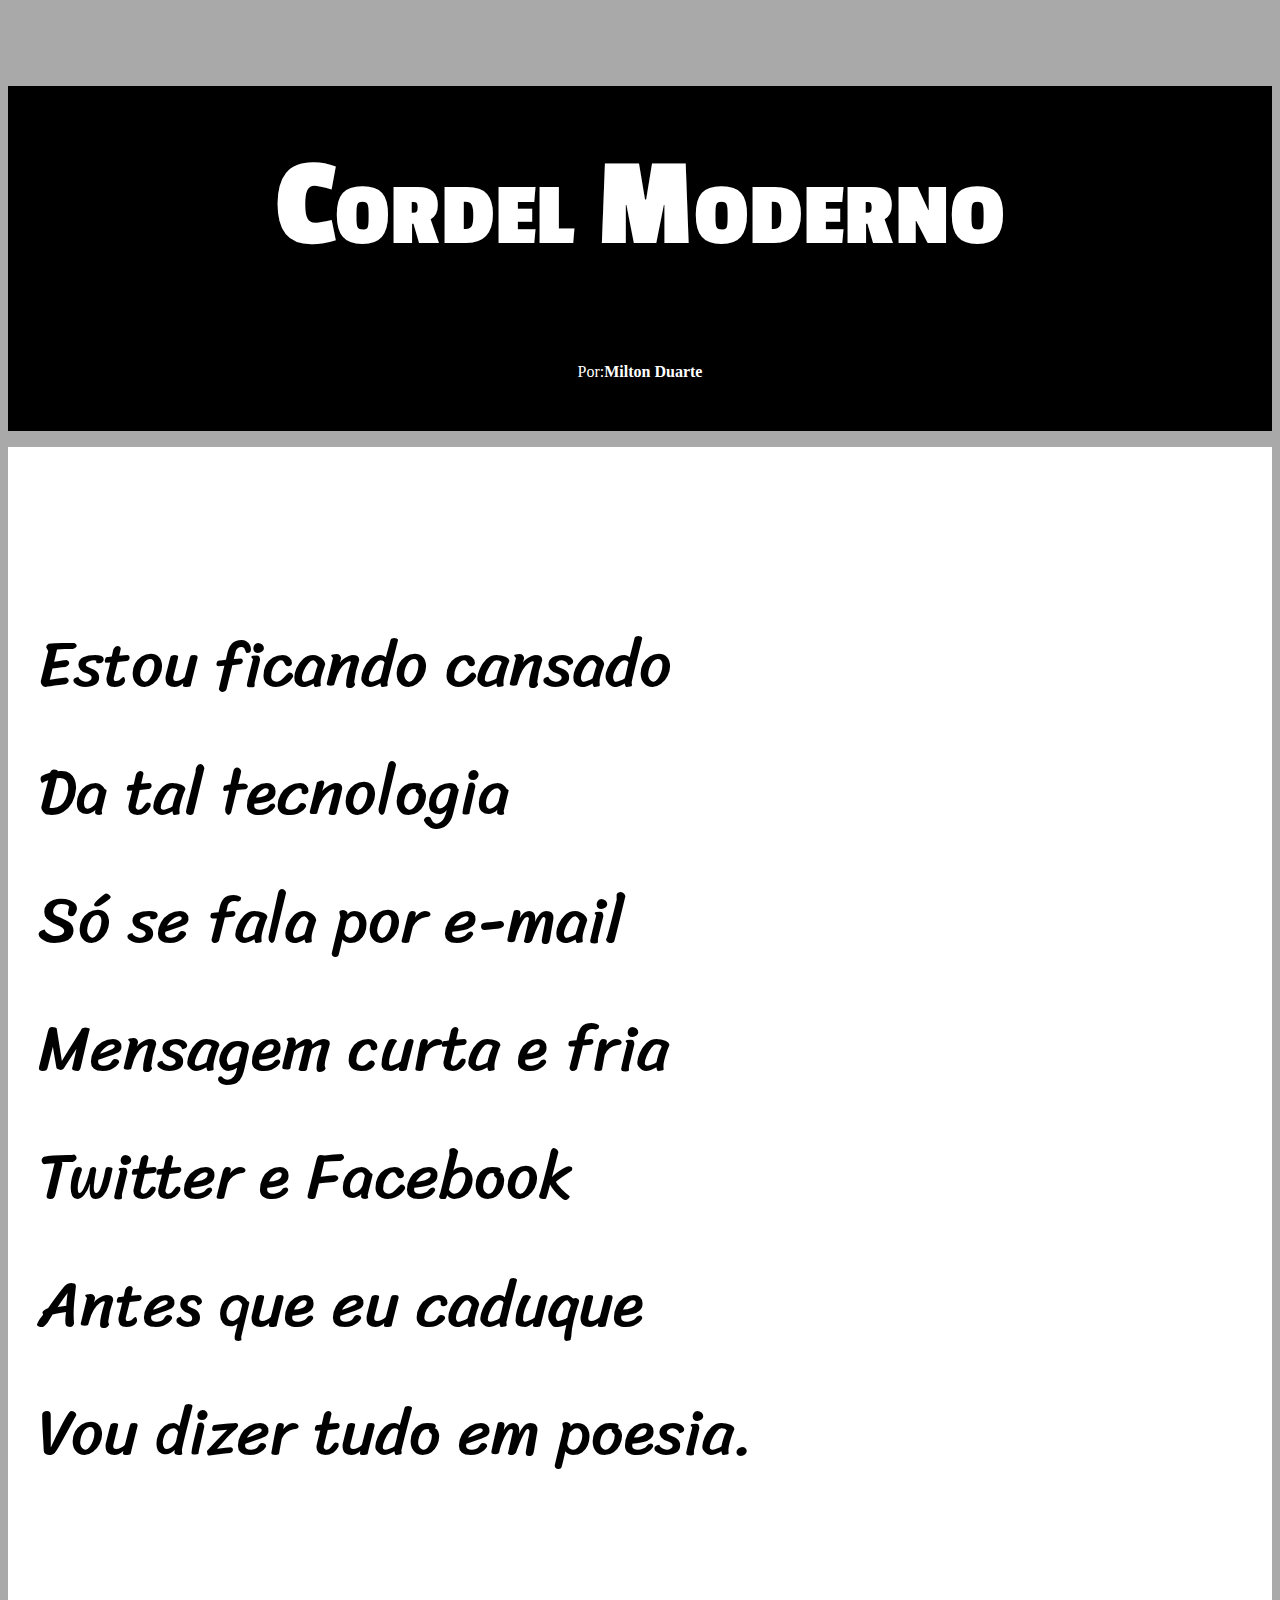
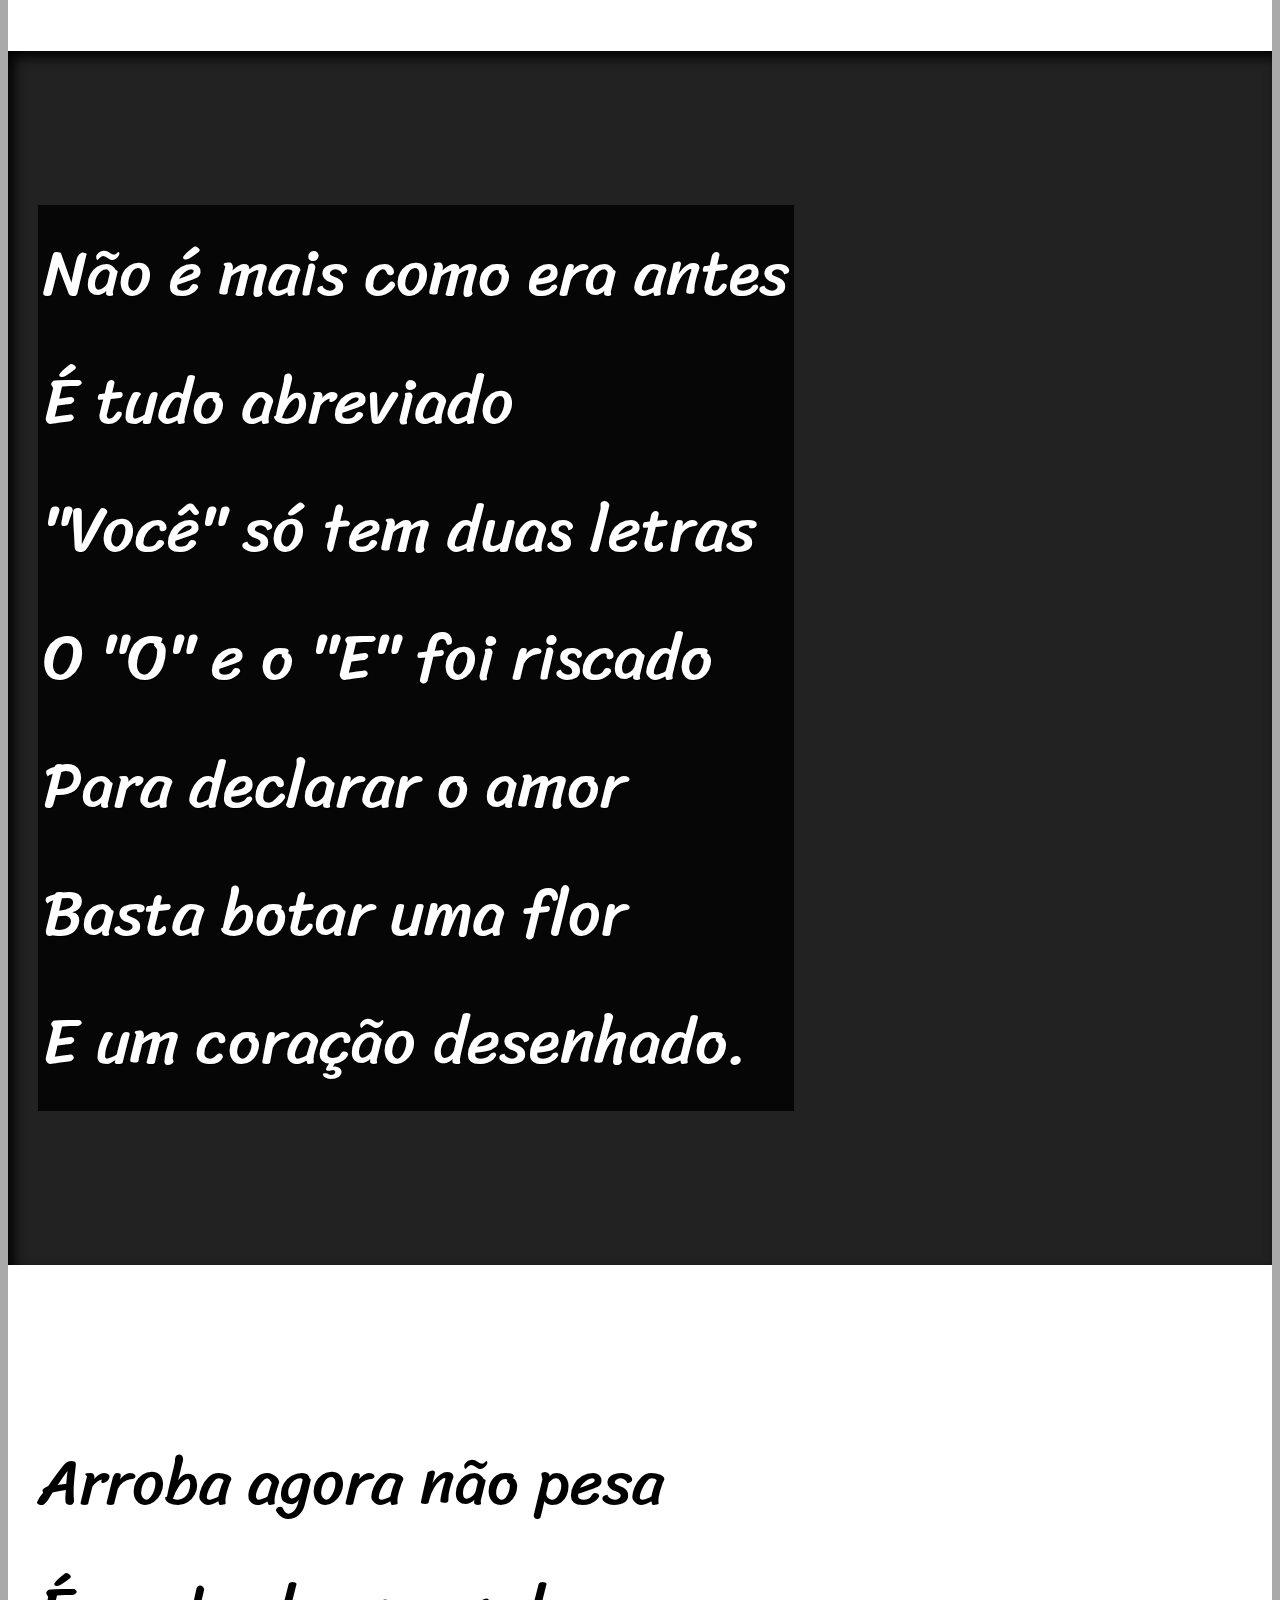
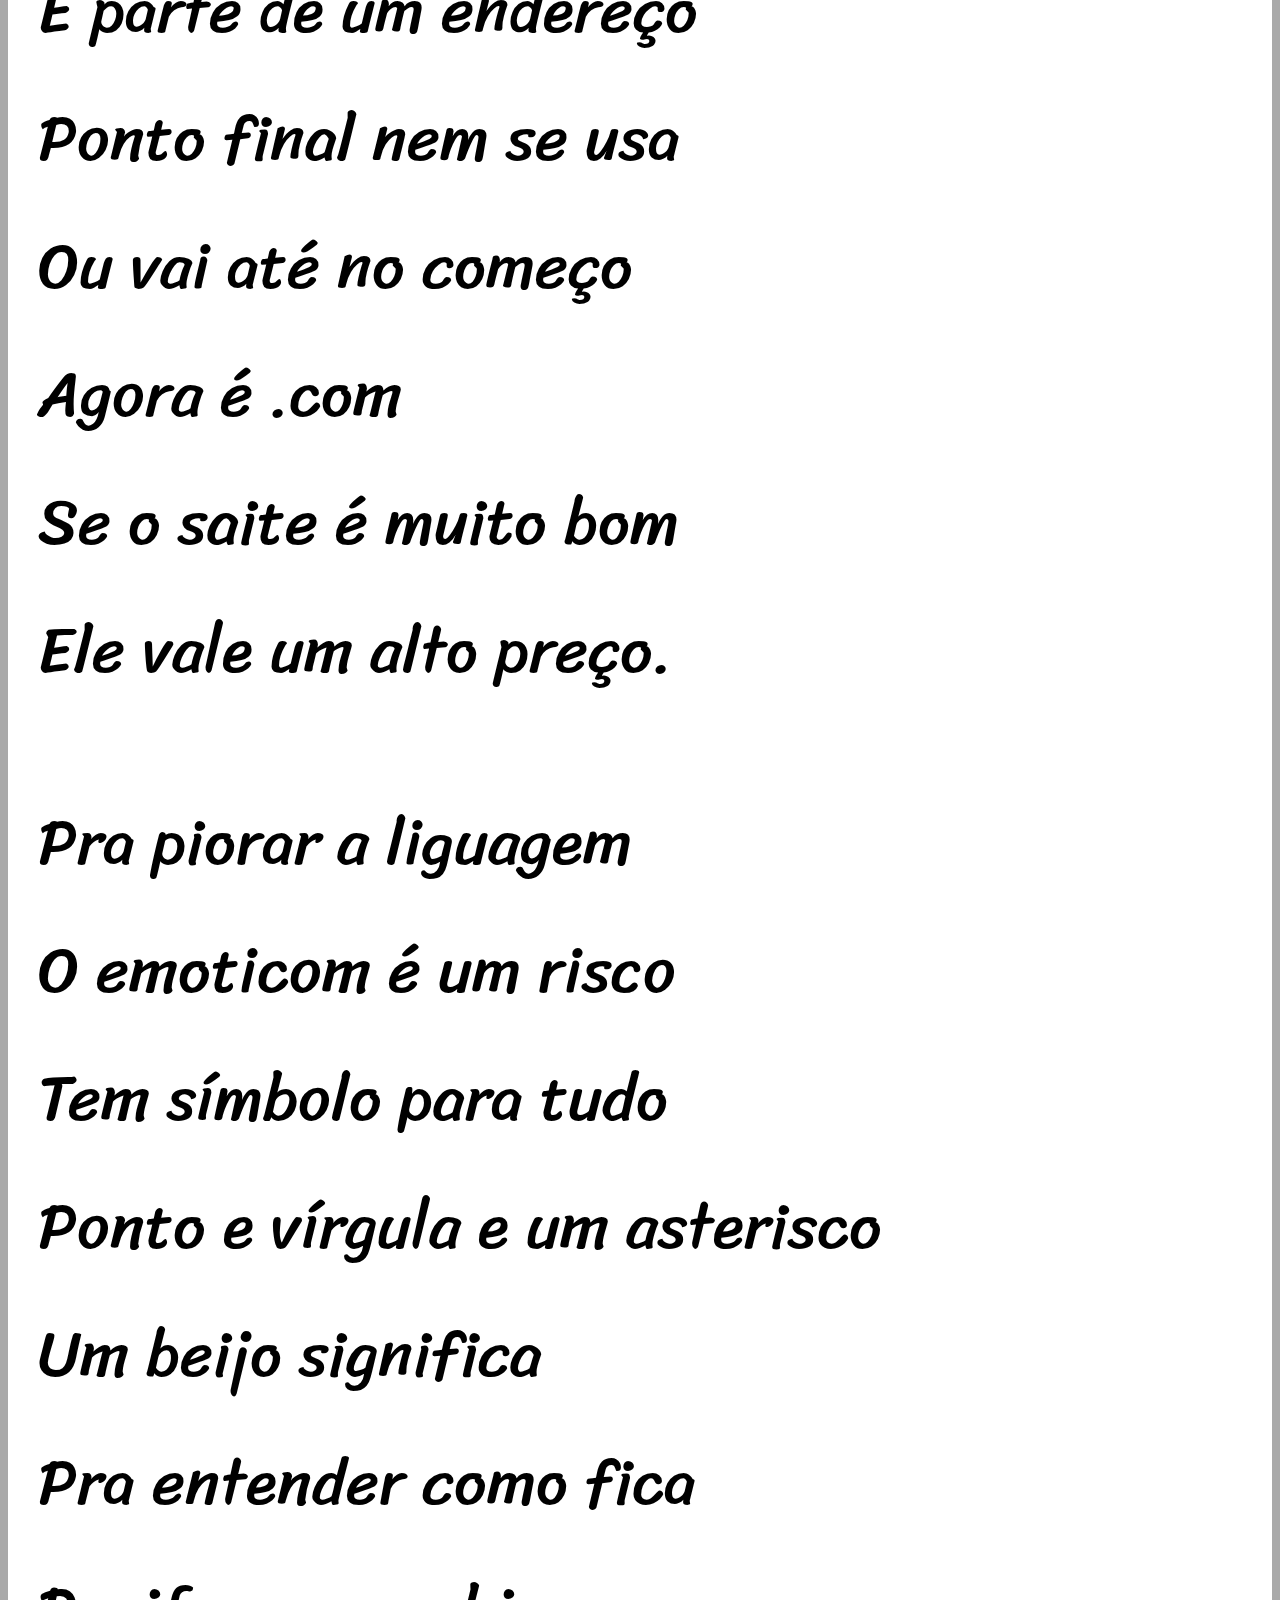
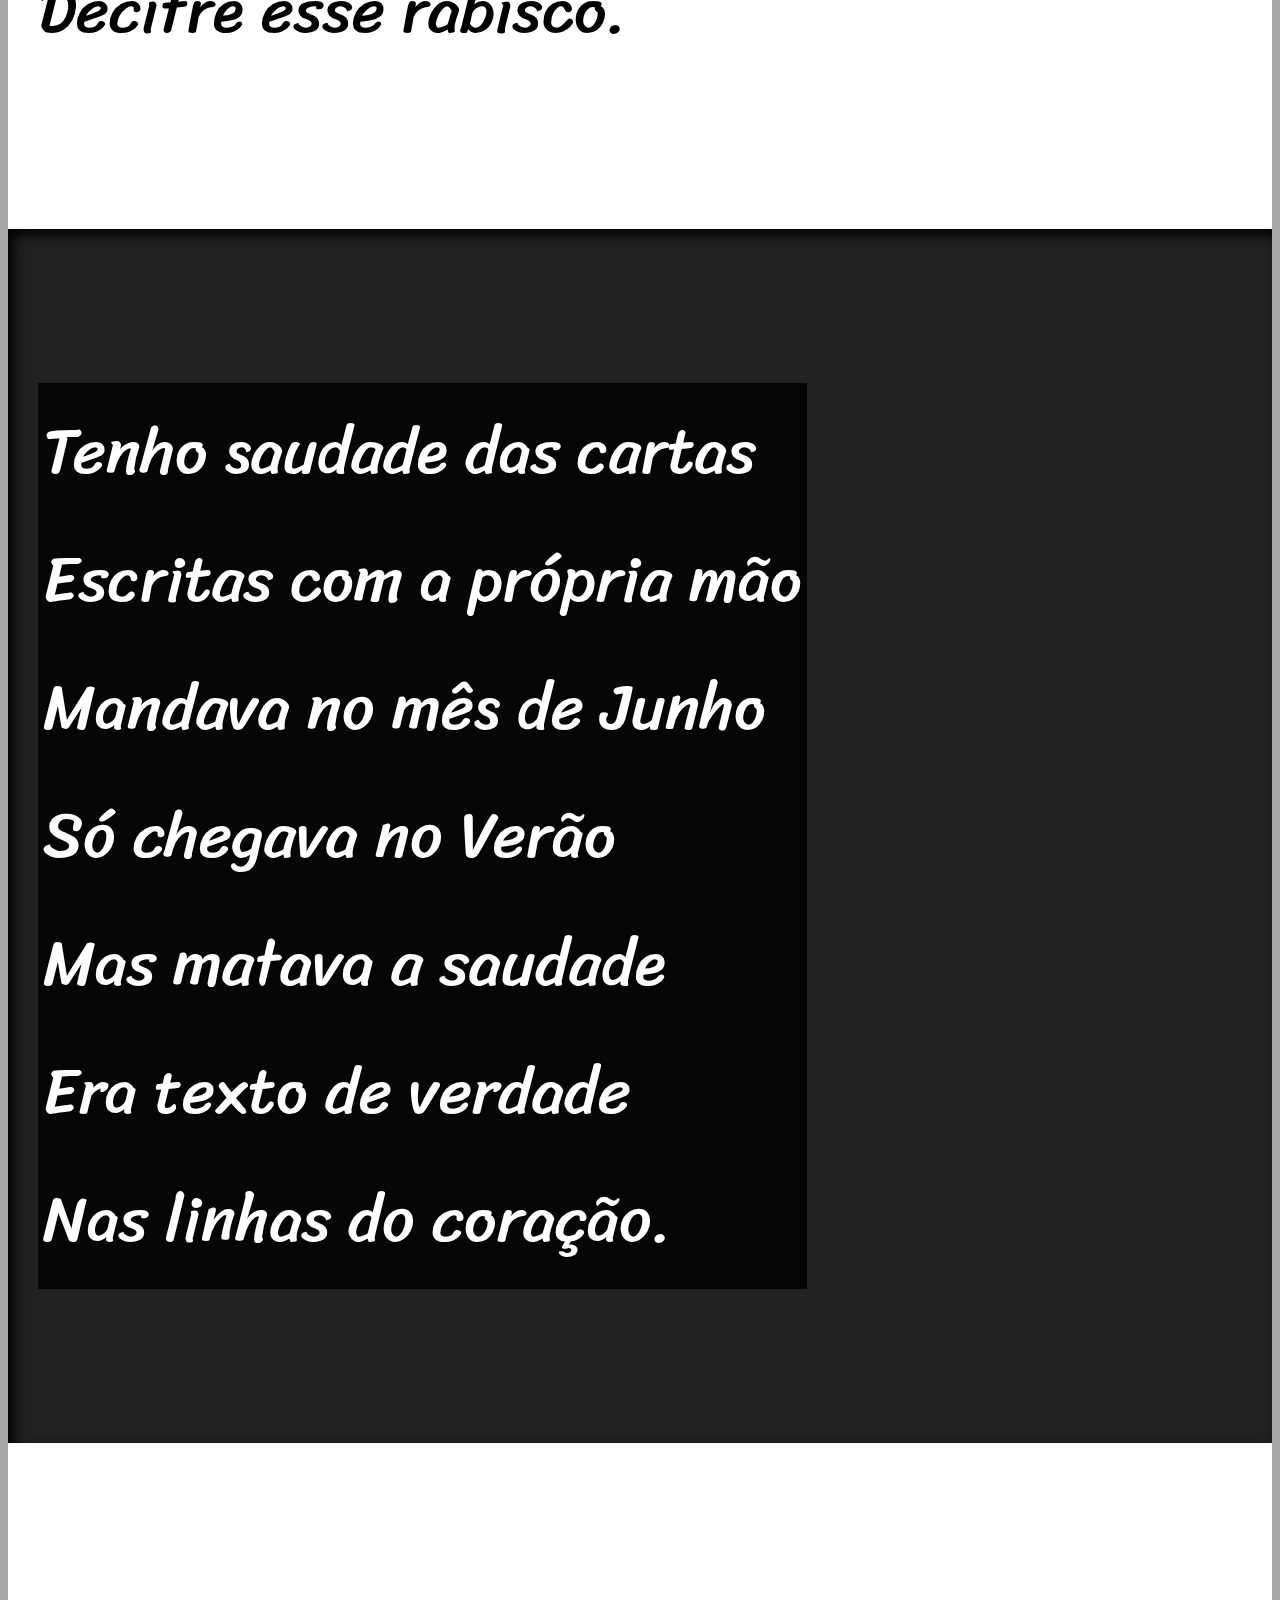
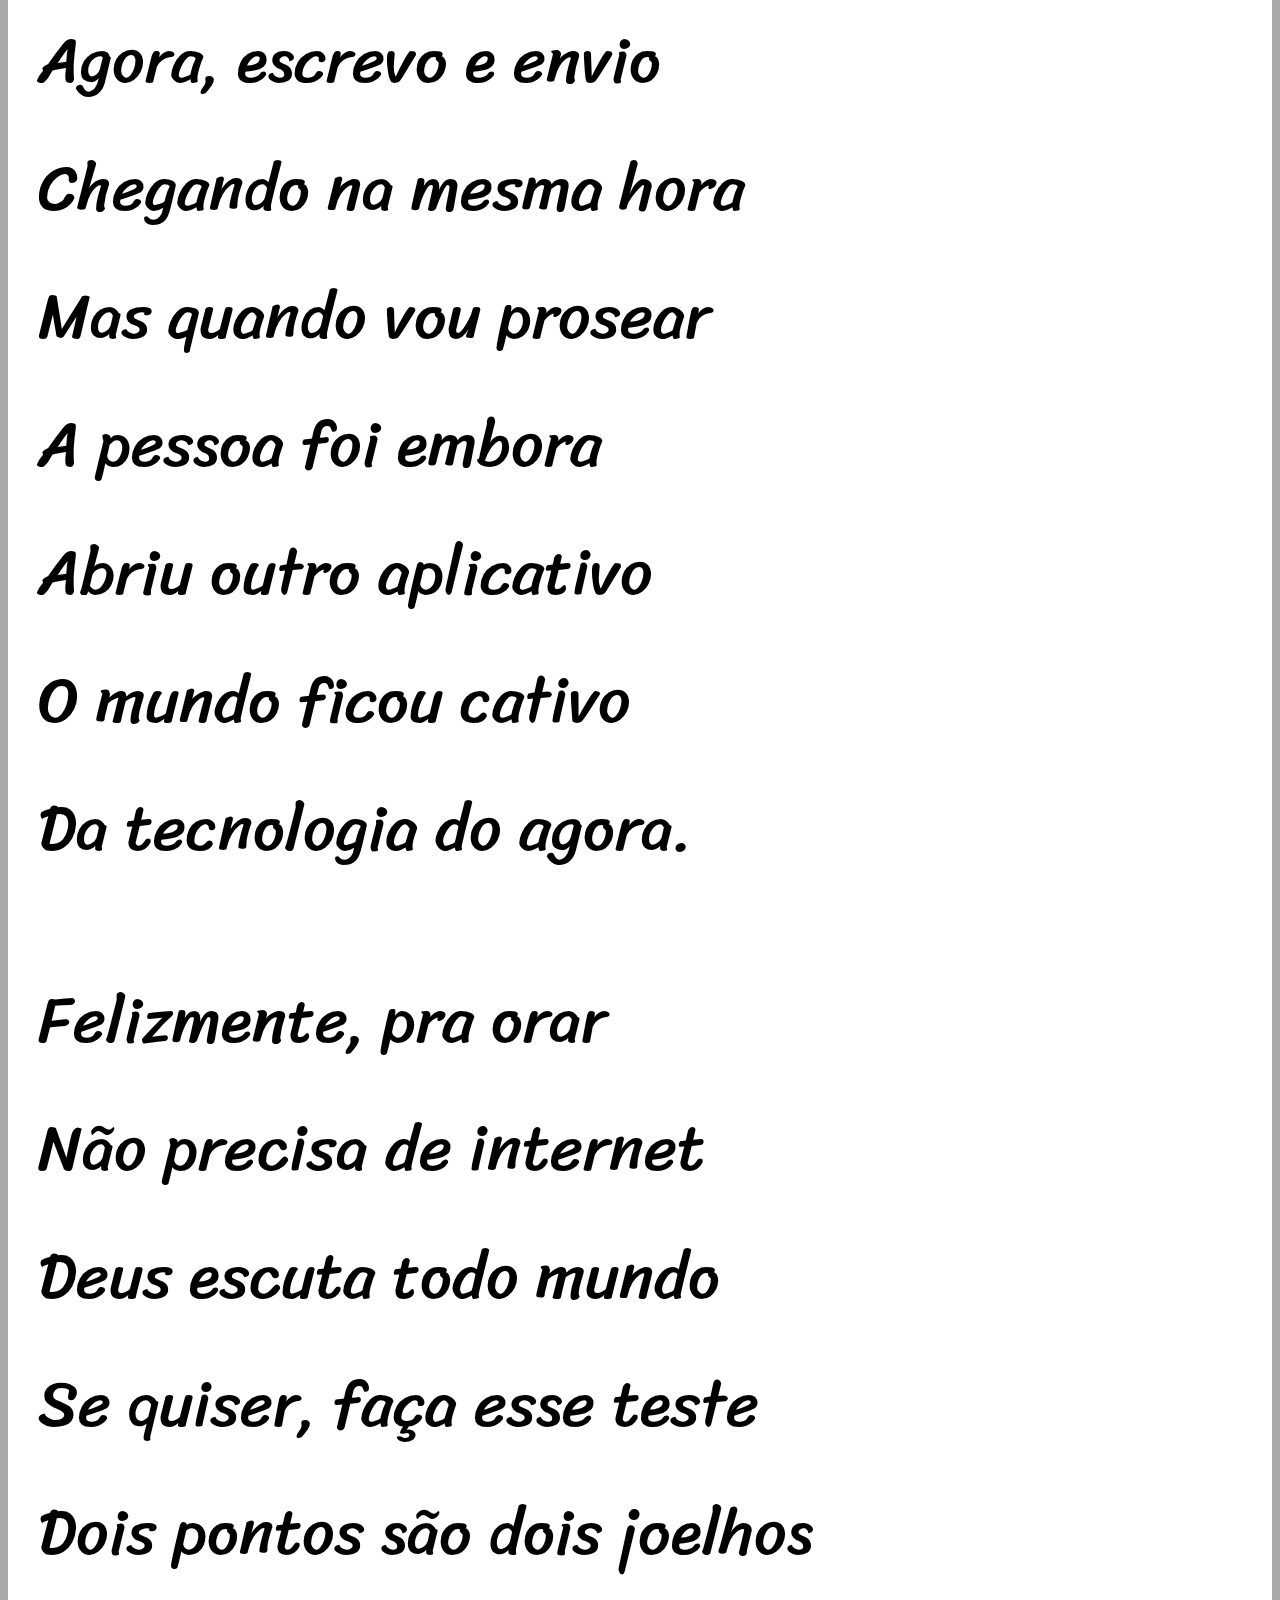
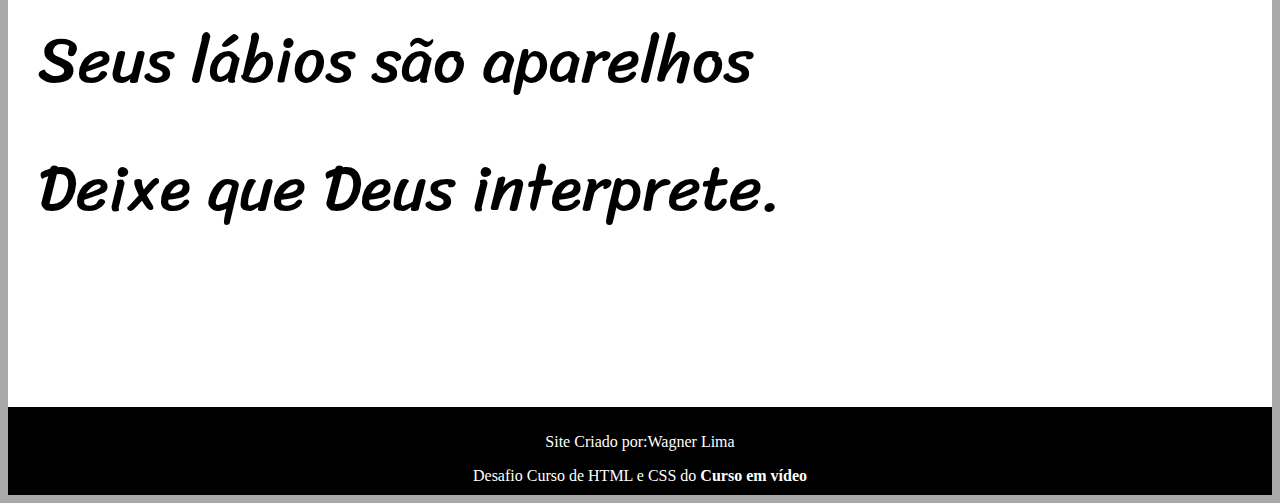
<file: exercicios/d12/index.html>
<!DOCTYPE html>
<html lang="pt-br">
<head>
    <meta charset="UTF-8">
    <meta http-equiv="X-UA-Compatible" content="IE=edge">
    <meta name="viewport" content="width=device-width, initial-scale=1.0">
    <title>Cordel Moderno</title>
    <link rel="stylesheet" href="estilo/style.css">
</head>
<body>

<header>
<h1>
    Cordel Moderno
</h1>
<p>
Por:<a href="https://miltonduarte.recantodasletras.com.br/livros.php#6542" target="_blank">Milton Duarte</a> 

</p>
</header>
    
<section class="normal">
    <p>
    Estou ficando cansado <br>

    Da tal tecnologia <br>

    Só se fala por e-mail <br>

    Mensagem curta e fria <br>

    Twitter e Facebook <br>

    Antes que eu caduque <br>

    Vou dizer tudo em poesia. <br>
</p>
</section>

<section class="imagem" id="img001">
    <p>
    Não é mais como era antes <br>

    É tudo abreviado <br>

    "Você" só tem duas letras <br>

    O "O" e o "E" foi riscado <br>

    Para declarar o amor <br>

    Basta botar uma flor <br>

    E um coração desenhado.<br>
</p>
</section>
 
<section class="normal" >
    <p>
    Arroba agora não pesa <br>

    É parte de um endereço <br>

    Ponto final nem se usa <br>

    Ou vai até no começo <br>

    Agora é .com <br>

    Se o saite é muito bom <br>

    Ele vale um alto preço. <br>
 
<p>
    Pra piorar a liguagem <br>

    O emoticom é um risco <br>

    Tem símbolo para tudo <br>

    Ponto e vírgula e um asterisco <br>

    Um beijo significa <br>

    Pra entender como fica <br>

    Decifre esse rabisco.<br>
</p>
</p>
</section>

<section class="imagem" id="img002">
    <p>
    Tenho saudade das cartas <br>

    Escritas com a própria mão <br>

    Mandava no mês de Junho <br>

    Só chegava no Verão <br>

    Mas matava a saudade <br>

    Era texto de verdade <br>

    Nas linhas do coração. <br>
</p>
</section>

<section class="normal" >
    <p>
    Agora, escrevo e envio <br>

    Chegando na mesma hora <br>

    Mas quando vou prosear <br>

    A pessoa foi embora <br>

    Abriu outro aplicativo <br>

    O mundo ficou cativo <br>

    Da tecnologia do agora. <br>

<p></p>
    Felizmente, pra orar <br>

    Não precisa de internet <br>

    Deus escuta todo mundo <br>

    Se quiser, faça esse teste <br>

    Dois pontos são dois joelhos <br>

    Seus lábios são aparelhos <br>

    Deixe que Deus interprete.<br>
</p>
</p> 
</section>

    <footer>
        <p>Site Criado por:<a href= "https://github.com/wagnerlimadasilvadeveloper" target="_blank"></a>Wagner Lima</p> Desafio Curso de HTML e CSS do <a href="https://cursoemvideo.com" target="_blank">Curso em vídeo </a>
    </footer>

</body>
</html>
</file>
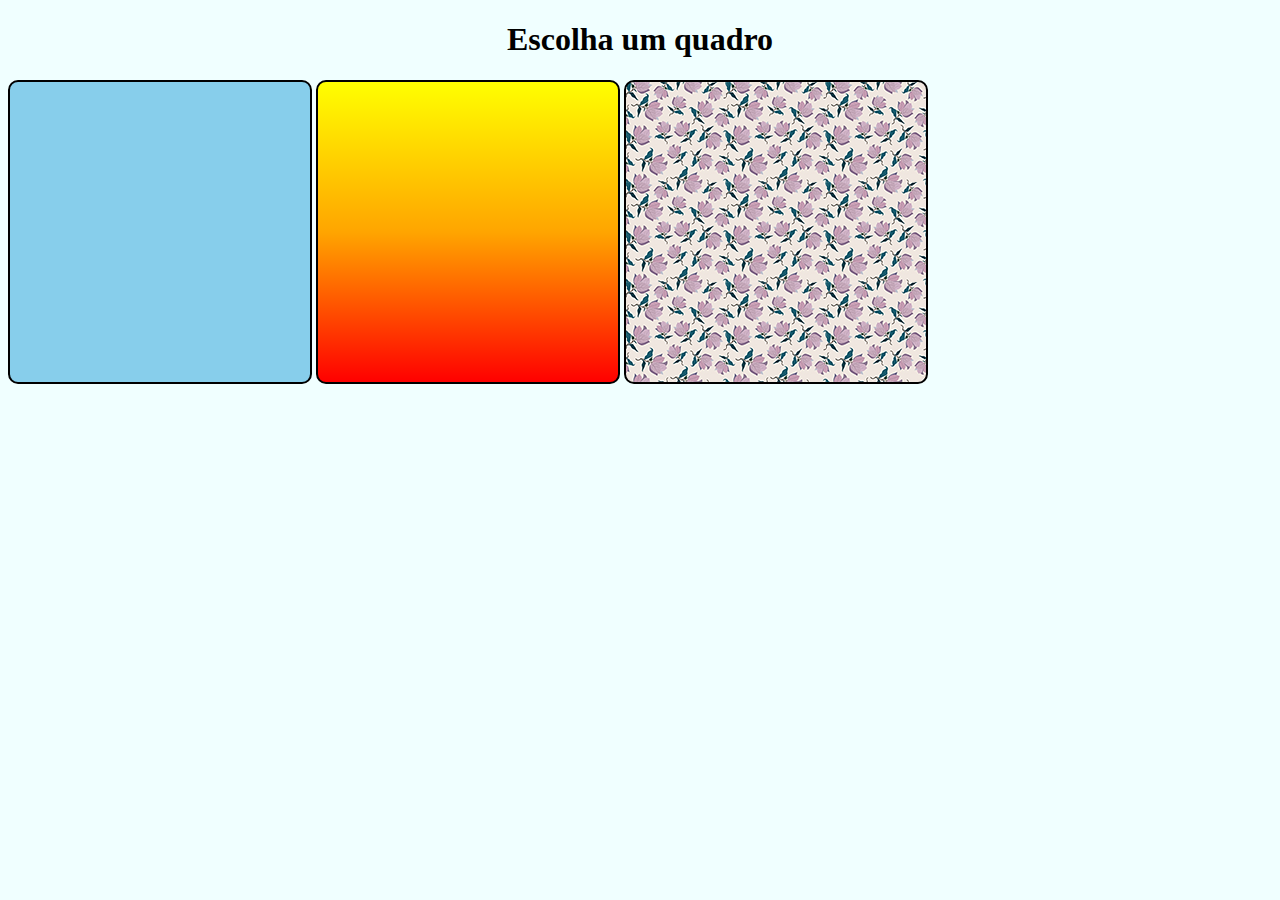
<file: exercicios/ex022/fundo001.html>
<!DOCTYPE html>
<html lang="pt-br">
<head>
    <meta charset="UTF-8">
    <meta http-equiv="X-UA-Compatible" content="IE=edge">
    <meta name="viewport" content="width=device-width, initial-scale=1.0">
    <title>Teste de imagem de Fundo</title>
    <style>
        body{
        background-color: azure;    
        }
        h1{
            text-align: center;
        }
        div.quadrado{
            display:inline-block;
            border:2px solid black;
            border-radius:10px;
            background-color: lightslategray;
            width:300px;
            height:300px;
        }

        div#q1{
        background-color: skyblue;
        }

        div#q2{
        background-image: linear-gradient(to bottom,yellow,orange,red);    
        }

        div#q3{
        background-image: url('imagens/pattern003.png');    
        }
    </style>
</head>
<body>
    <h1> Escolha um quadro</h1>
    <div class = "quadrado" id="q1">

    </div>
    <div class = "quadrado"id="q2">

    </div>
    <div class = "quadrado"id="q3">

    </div>
</body>
</html>
</file>
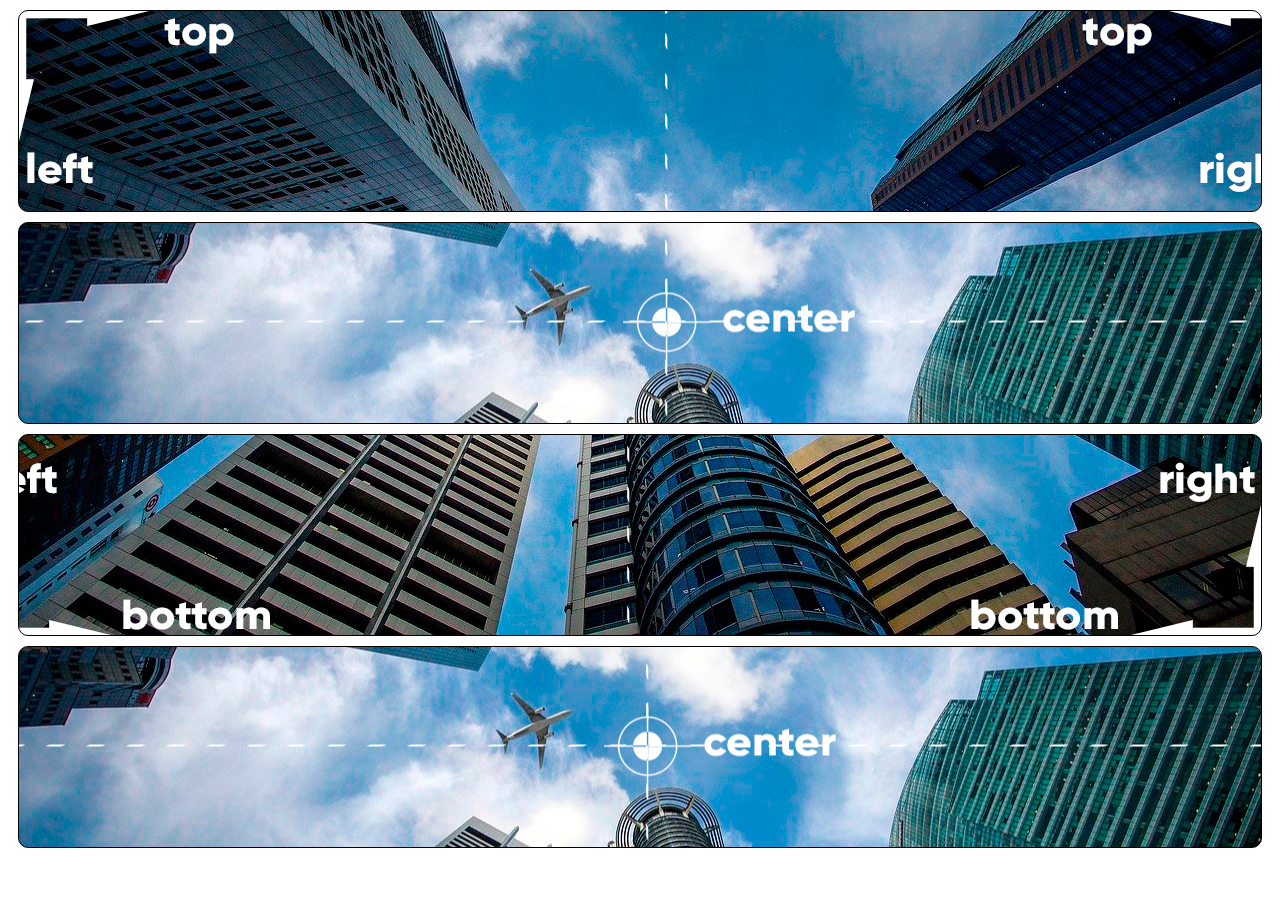
<file: exercicios/ex022/fundo003.html>
<!DOCTYPE html>
<html lang="pt-br">
<head>
    <meta charset="UTF-8">
    <meta http-equiv="X-UA-Compatible" content="IE=edge">
    <meta name="viewport" content="width=device-width, initial-scale=1.0">
    <title>Posição dos Fundos</title>
    <style>

        div.bloco{
            background-image: url('imagens/wallpaper003.jpg');
            height:200px;
            border:1px solid black;
            margin:10px;
            border-radius: 10px;

        }

        div#q1{
         background-position: left top;   
        }

        div#q2{
         background-position: left center;   
        }

        div#q3{
        background-position: right bottom;    

        }

        div#q4{
        background-position: center center;    
        }
    </style>
</head>
<body>
    <div class="bloco" id="q1">
        
    </div>

    <div class="bloco" id="q2">
        
    </div>

    <div class="bloco" id="q3">
        
    </div>

    <div class="bloco" id="q4">
        
    </div>

</body>
</html>
</file>
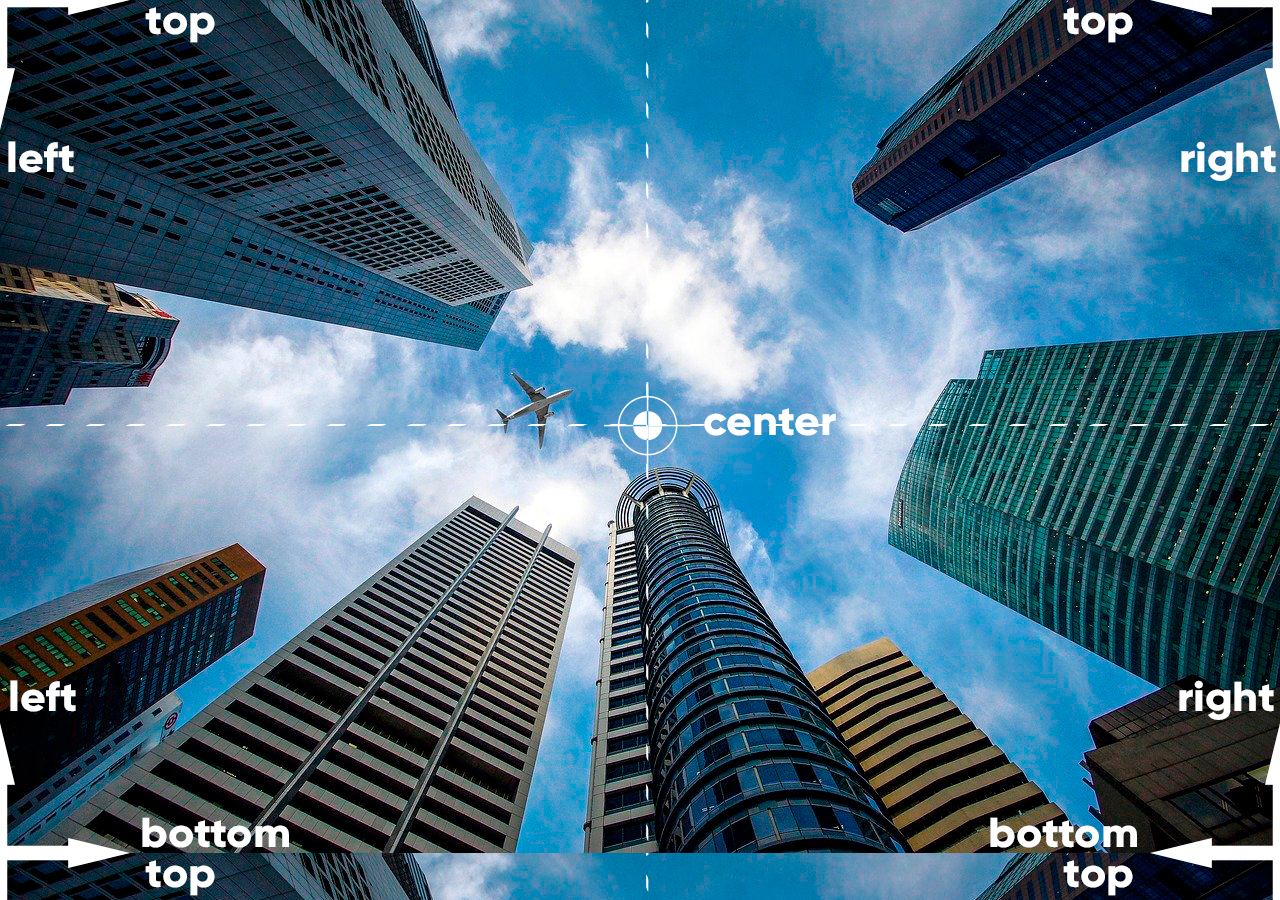
<file: exercicios/ex022/fundo005.html>
<!DOCTYPE html>
<html lang="pt-br">
<head>
    <meta charset="UTF-8">
    <meta http-equiv="X-UA-Compatible" content="IE=edge">
    <meta name="viewport" content="width=device-width, initial-scale=1.0">
    <title>Posicionamento</title>
    <style>
        body{
            height: 98vh;
            background-image: url('imagens/wallpaper003.jpg');
            background-position: left top;
        }
    </style>
</head>
<body>
    
</body>
</html>
</file>
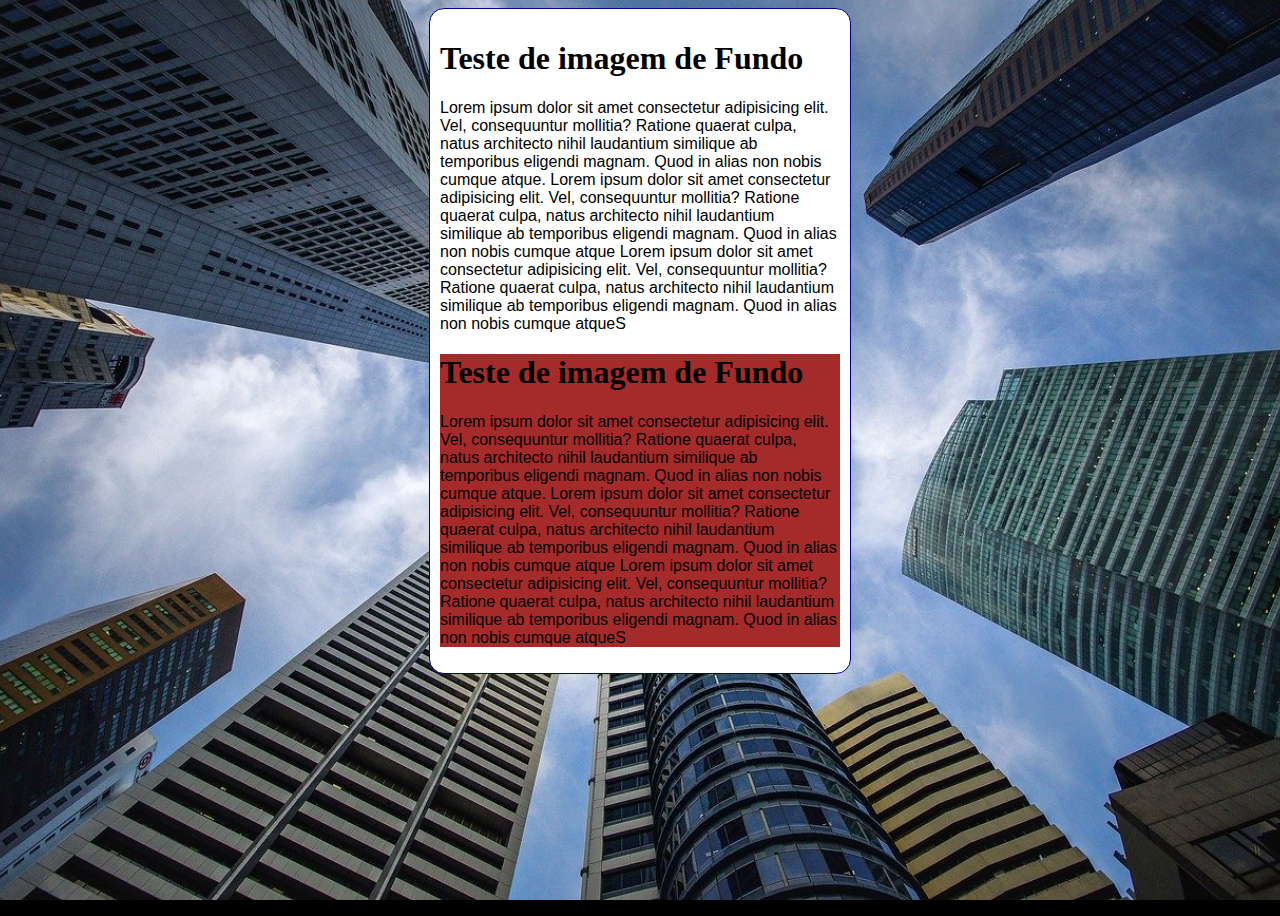
<file: exercicios/ex022/fundo006.html>
<!DOCTYPE html>
<html lang="pt-br">
<head>
    <meta charset="UTF-8">
    <meta http-equiv="X-UA-Compatible" content="IE=edge">
    <meta name="viewport" content="width=device-width, initial-scale=1.0">
    <title>Fundo fixo de tela </title>
    <style>
        body{
            height: 100vh;
            background-color: black;
            background-image: url("imagens/wallpaper002.jpg");
            background-position: center center;
            background-repeat: no-repeat;
            background-size:cover;
            background-attachment: fixed;
            /*shorthand-background
            color> image >position >repeat> [size] > attachament
            */

            /*
            background:black url("imagens/wallpaper002.jpg") center center no-repeat;
             background-attachment: fixed.
            */
        }
        main{
            background-color: white;
            border-radius:15px;
            max-width:400px;
            padding:10px;
            margin:auto;
            border:1px solid darkblue
            

        }
        section{
            background-color: brown;
        }

        p{
            font-family: 'Franklin Gothic Medium', 'Arial Narrow', Arial, sans-serif;
        }
    </style>
</head>
<body>
    <main>
        <h1>Teste de imagem de Fundo</h1>
        <p>Lorem ipsum dolor sit amet consectetur adipisicing elit. Vel, consequuntur mollitia? Ratione quaerat culpa, natus architecto nihil laudantium similique ab temporibus eligendi magnam. Quod in alias non nobis cumque atque.
            Lorem ipsum dolor sit amet consectetur adipisicing elit. Vel, consequuntur mollitia? Ratione quaerat culpa, natus architecto nihil laudantium similique ab temporibus eligendi magnam. Quod in alias non nobis cumque atque
            Lorem ipsum dolor sit amet consectetur adipisicing elit. Vel, consequuntur mollitia? Ratione quaerat culpa, natus architecto nihil laudantium similique ab temporibus eligendi magnam. Quod in alias non nobis cumque atqueS
        </p>
        <section>
            <h1>Teste de imagem de Fundo</h1>
            <p>Lorem ipsum dolor sit amet consectetur adipisicing elit. Vel, consequuntur mollitia? Ratione quaerat culpa, natus architecto nihil laudantium similique ab temporibus eligendi magnam. Quod in alias non nobis cumque atque.
                Lorem ipsum dolor sit amet consectetur adipisicing elit. Vel, consequuntur mollitia? Ratione quaerat culpa, natus architecto nihil laudantium similique ab temporibus eligendi magnam. Quod in alias non nobis cumque atque
                Lorem ipsum dolor sit amet consectetur adipisicing elit. Vel, consequuntur mollitia? Ratione quaerat culpa, natus architecto nihil laudantium similique ab temporibus eligendi magnam. Quod in alias non nobis cumque atqueS
            </p>
        </section>
    </main>

    

</body>
</html>
</file>
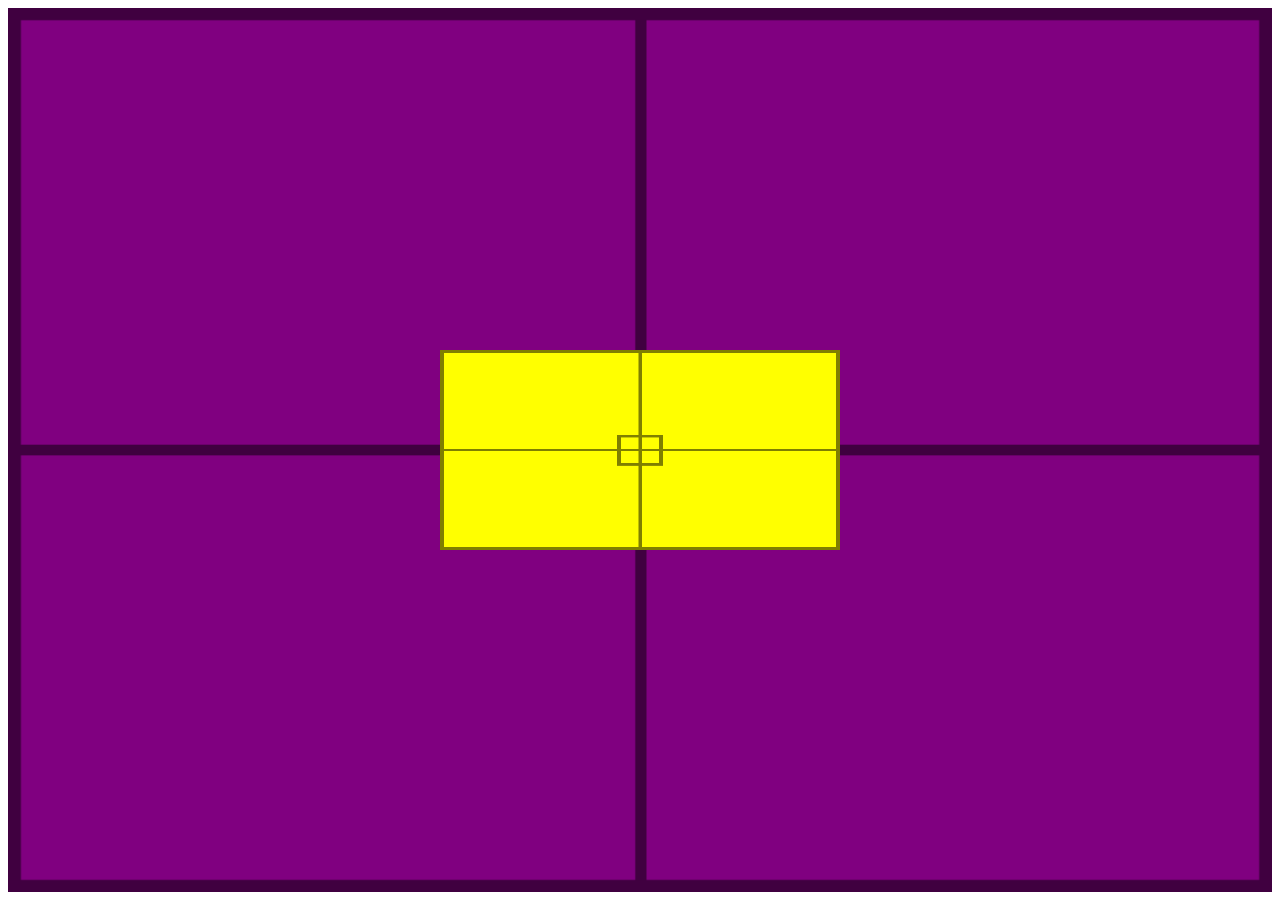
<file: exercicios/ex022/fundo007.html>
<!DOCTYPE html>
<html lang="pt-br">
<head>
    <meta charset="UTF-8">
    <meta http-equiv="X-UA-Compatible" content="IE=edge">
    <meta name="viewport" content="width=device-width, initial-scale=1.0">
    <title>Alinhamento Vertical</title>

   
    <style>
#container{
    background-image: url('imagens/target001.png');
    background-size: 100% 100%;
    position: relative;
height: 96vh;
padding: 10px;
background-color: purple;


}

#conteudo{
background-image: url('imagens/target001.png');
background-size: 100% 100%;
position: absolute;    
height:200px;
width: 400px;
background-color: yellow;

left:50%;
top: 50%;

transform: translate(-50%,-50%);



}
        
    </style>
</head>

<body>
    
    
    
    <section id="container">
<article id="conteudo">

</article >
    </section>
    
</body>
</html>
</file>
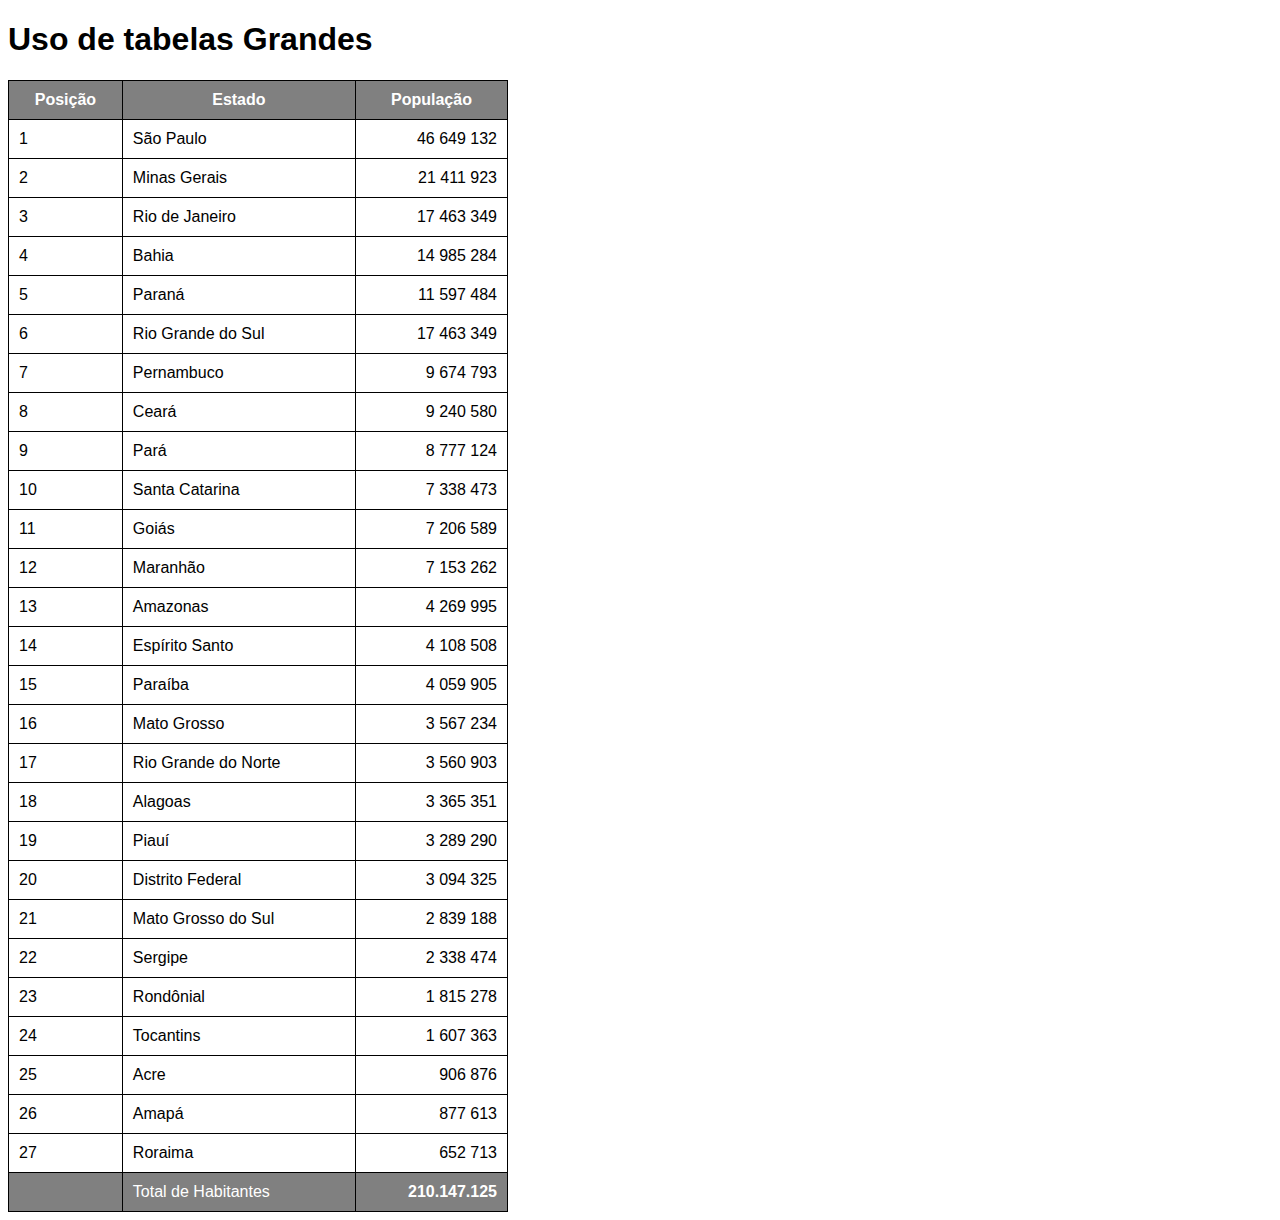
<file: exercicios/ex023/tabela002.html>
<!DOCTYPE html>
<html lang="pt-br">
<head>
    <meta charset="UTF-8">
    <meta http-equiv="X-UA-Compatible" content="IE=edge">
    <meta name="viewport" content="width=device-width, initial-scale=1.0">
    <title>Tabelas</title>
    <style>
    
        body{
            font-family:arial,helvetica, sans-serif;
        }

         table{

            width:500px;
            border-collapse:collapse;
         }

         td,th{
             border:1px solid black;
             padding:10px;
         }

         thead, tfoot {
            background-color:gray;
            color:white;
         }
         td.num{
            text-align:right;
         }


    </style>
</head>
<body>
    <h1>Uso de tabelas Grandes</h1>
    <!--
Anatomia da Tabelas grandes
      TABLE
        THEAD
          TR,TD,TH
       TBODY
          TR,TD,TH
       TFOOT 
          TR,TD,TH          


    -->

    <table>
        <thead> 
            <tr> 
                <th>Posição</th>
                <th>Estado</th>
                <th>População</th>
            </tr>
        </thead>

    <tbody> 
            <tr>
                <td>1</td>
                <td> São Paulo</td>
                <td class="num"> 46 649 132</td>
               
            </tr>
            <tr>
                <td>2</td>
                <td> Minas Gerais</td>
                <td class="num"> 21 411 923</td>
               
            </tr>
            <tr>
                <td>3</td>
                <td> Rio de Janeiro</td>
                <td class="num"> 17 463 349</td>
            </tr>
            <tr>
                <td>4</td>
                <td> Bahia</td>
                <td class="num"> 14 985 284</td>
            </tr>
            <tr>
                <td>5</td>
                <td> Paraná</td>
                <td class="num"> 11 597 484</td>
            </tr>
            <tr>
                <td>6</td>
                <td> Rio Grande do Sul</td>
                <td class="num"> 17 463 349</td>
            </tr>
            <tr>
                <td>7</td>
                <td> Pernambuco</td>
                <td class="num"> 9 674 793</td>
            </tr>
            <tr>
                <td>8</td>
                <td> Ceará</td>
                <td class="num"> 9 240 580</td>
            </tr>
            <tr>
                <td>9</td>
                <td> Pará</td>
                <td class="num"> 8 777 124</td>
            </tr>
            <tr>
                <td>10</td>
                <td> Santa Catarina</td>
                <td class="num"> 7 338 473</td>
            </tr>
            <tr>
                <td>11</td>
                <td> Goiás</td>
                <td class="num"> 7 206 589</td>
            </tr>
            <tr>
                <td>12</td>
                <td> Maranhão</td>
                <td class="num"> 7 153 262</td>
            </tr>
            <tr>
                <td>13</td>
                <td> Amazonas</td>
                <td class="num"> 4 269 995</td>
            </tr>
            <tr>
                <td>14</td>
                <td>  Espírito Santo</td>
                <td class="num"> 4 108 508</td>
            </tr>
            <tr>
                <td>15</td>
                <td> Paraíba</td>
                <td class="num"> 4 059 905</td>
            </tr>
            <tr>
                <td>16</td>
                <td> Mato Grosso</td>
                <td class="num"> 3 567 234</td>
            </tr>
            <tr>
                <td>17</td>
                <td>  Rio Grande do Norte</td>
                <td class="num"> 3 560 903</td>
            </tr>
            <tr>
                <td>18</td>
                <td>  Alagoas</td>
                <td class="num"> 3 365 351</td>
            </tr>
            <tr>
                <td>19</td>
                <td> Piauí</td>
                <td class="num"> 3 289 290</td>
            </tr>
            <tr>
                <td>20</td>
                <td> Distrito Federal</td>
                <td class="num"> 3 094 325</td>
            </tr>
            <tr>
                <td>21</td>
                <td> Mato Grosso do Sul</td>
                <td class="num"> 2 839 188</td>
            </tr>
            <tr>
                <td>22</td>
                <td> Sergipe</td>
                <td class="num"> 2 338 474</td>
            </tr>
            <tr>
                <td>23</td>
                <td> Rondônial</td>
                <td class="num"> 1 815 278</td>
            </tr>
            <tr>
                <td>24</td>
                <td> Tocantins</td>
                <td class="num"> 1 607 363</td>
            </tr>
            <tr>
                <td>25</td>
                <td> Acre</td>
                <td class="num"> 906 876</td>
            </tr>
            <tr>
                <td>26</td>
                <td> Amapá</td>
                <td class="num"> 877 613</td>
            </tr>
            <tr>
                <td>27</td>
                <td> Roraima</td>
                <td class="num"> 652 713</td>
            </tr>
            
    </tbody>

    <tfoot> 
            <tr>
                 <td> </td>
                <td> Total de Habitantes</td>
                <td class="num"> <strong>210.147.125 </strong></td>
            </tr>
    </tfoot>
                
    </table>
</body>
</html>
</file>
<file: exercicios/d12/estilo/style.css>
@charset "UTF-8"
@import url('https://fonts.googleapis.com/css2?family=Passion+One&display=swap');

@import url('https://fonts.googleapis.com/css2?family=Passion+One&family=Sriracha&display=swap');

:root{
    --fonte1: Verdana, Geneva, Tahoma , sans-serif;
    --fonte2: 'Passion One', cursive;
    --fonte3: 'Sriracha', cursive;
   
}

{
    margin:0px;
    padding:0px;
    
    
}

html,body{
    min-height: 100vh;
    background-color: darkgrey;
    

}

header{
background-color: black;
color: white;
text-align: center;

}
header >h1{
    padding-top: 50px;
   font-variant: small-caps;
   font-family: var(--fonte2);
   font-size: 10vw;

}

header>p{
    padding-bottom: 50px;
}

header a, footer a {
    color: white;
    text-decoration: none;
    font-weight: bolder;
}

header a:hover, footer a:hover{
    text-decoration: underline;
}

section{
    padding-top: 10vh;
    padding-bottom: 10vh;
    line-height: 2em;
    padding-left: 30px;
    font-family: var(--fonte3);
    font-size: 5vw;
}
 section.normal{
    background-color: white;
    color:black;
 }

 section.imagem > p{
    display: inline-block;
    background-color: rgba(0, 0, 0, 0.801);
    padding: 5px;
    text-shadow: 1px 1px 0px black;
   
   

 }
 section.imagem{
    background-color: rgba(0, 0, 0, 0.801);
    color:white;
    box-shadow: inset 6px 6px 13px 0px black;
    background-attachment: fixed;
 }
 
 section#img001{
background-image: url('../joaninha.jpg');
background-position:right center;
background-size: cover;

 }


 section#img002{

background-image: url('../livro\ escrito.jpg');
background-position:right center;
background-size: cover
}

footer {
    background-color: black;
    color: white;
    text-align: center;
    padding: 10px;
     

    
}
</file>
